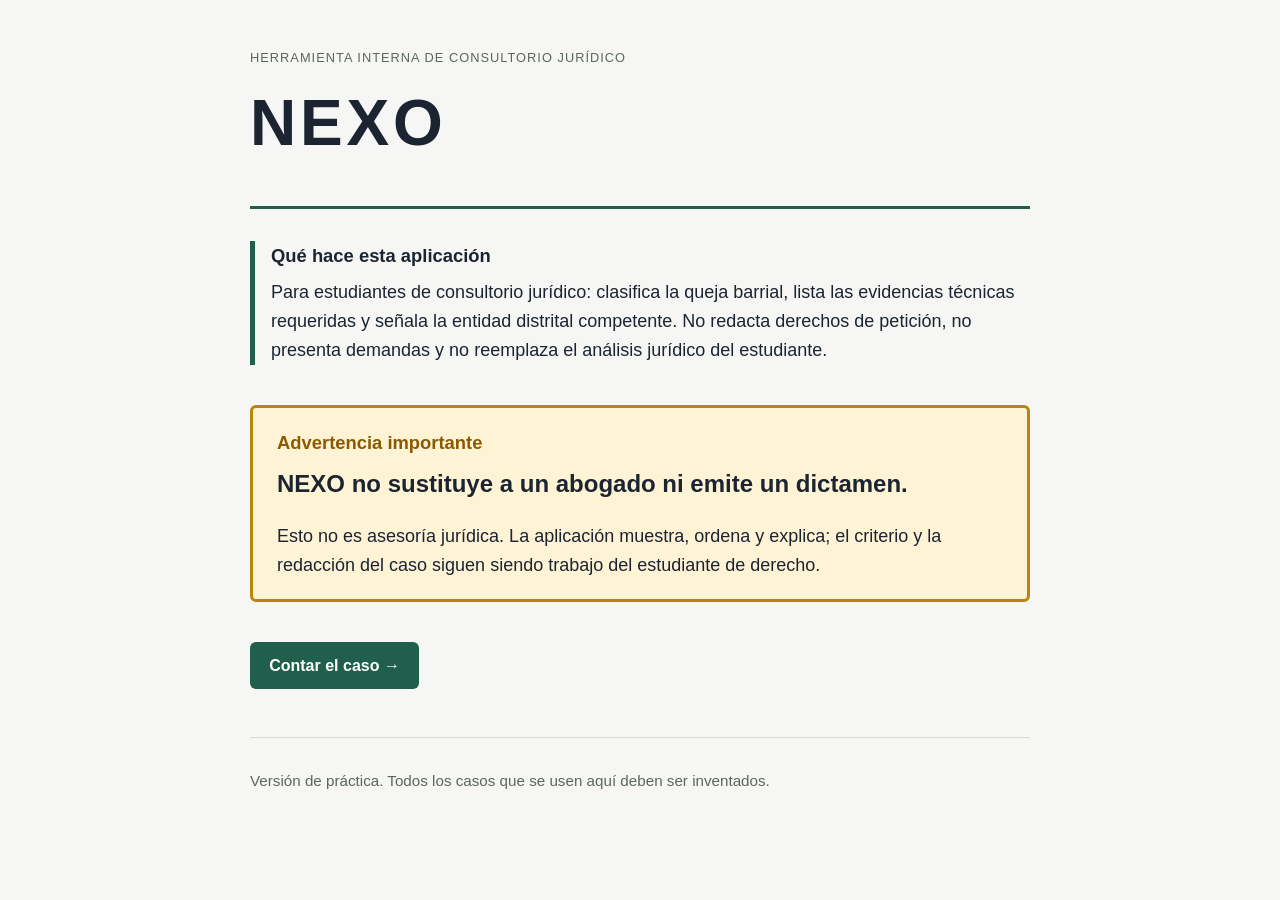
<file: index.html>
<!DOCTYPE html>
<html lang="es">
<head>
  <meta charset="utf-8">
  <meta name="viewport" content="width=device-width, initial-scale=1">
  <title>NEXO — apoyo para consultorio jurídico</title>
  <link rel="stylesheet" href="estilos.css">
</head>
<body>
  <header class="cabecera">
    <p class="etiqueta">Herramienta interna de consultorio jurídico</p>
    <h1 class="nombre">NEXO</h1>
  </header>

  <main class="contenido">
    <section class="tesis" aria-labelledby="titulo-tesis">
      <h2 id="titulo-tesis">Qué hace esta aplicación</h2>
      <p>
        Para estudiantes de consultorio jurídico: clasifica la queja barrial, lista las
        evidencias técnicas requeridas y señala la entidad distrital competente. No redacta
        derechos de petición, no presenta demandas y no reemplaza el análisis jurídico del
        estudiante.
      </p>
    </section>

    <section class="aviso" role="note" aria-labelledby="titulo-aviso">
      <h2 id="titulo-aviso">Advertencia importante</h2>
      <p class="aviso-texto">
        NEXO no sustituye a un abogado ni emite un dictamen.
      </p>
      <p>
        Esto no es asesoría jurídica. La aplicación muestra, ordena y explica; el criterio
        y la redacción del caso siguen siendo trabajo del estudiante de derecho.
      </p>
    </section>
    <p class="siguiente"><a class="boton" href="caso.html">Contar el caso →</a></p>
  </main>

  <footer class="pie">
    <p>Versión de práctica. Todos los casos que se usen aquí deben ser inventados.</p>
  </footer>
</body>
</html>
</file>
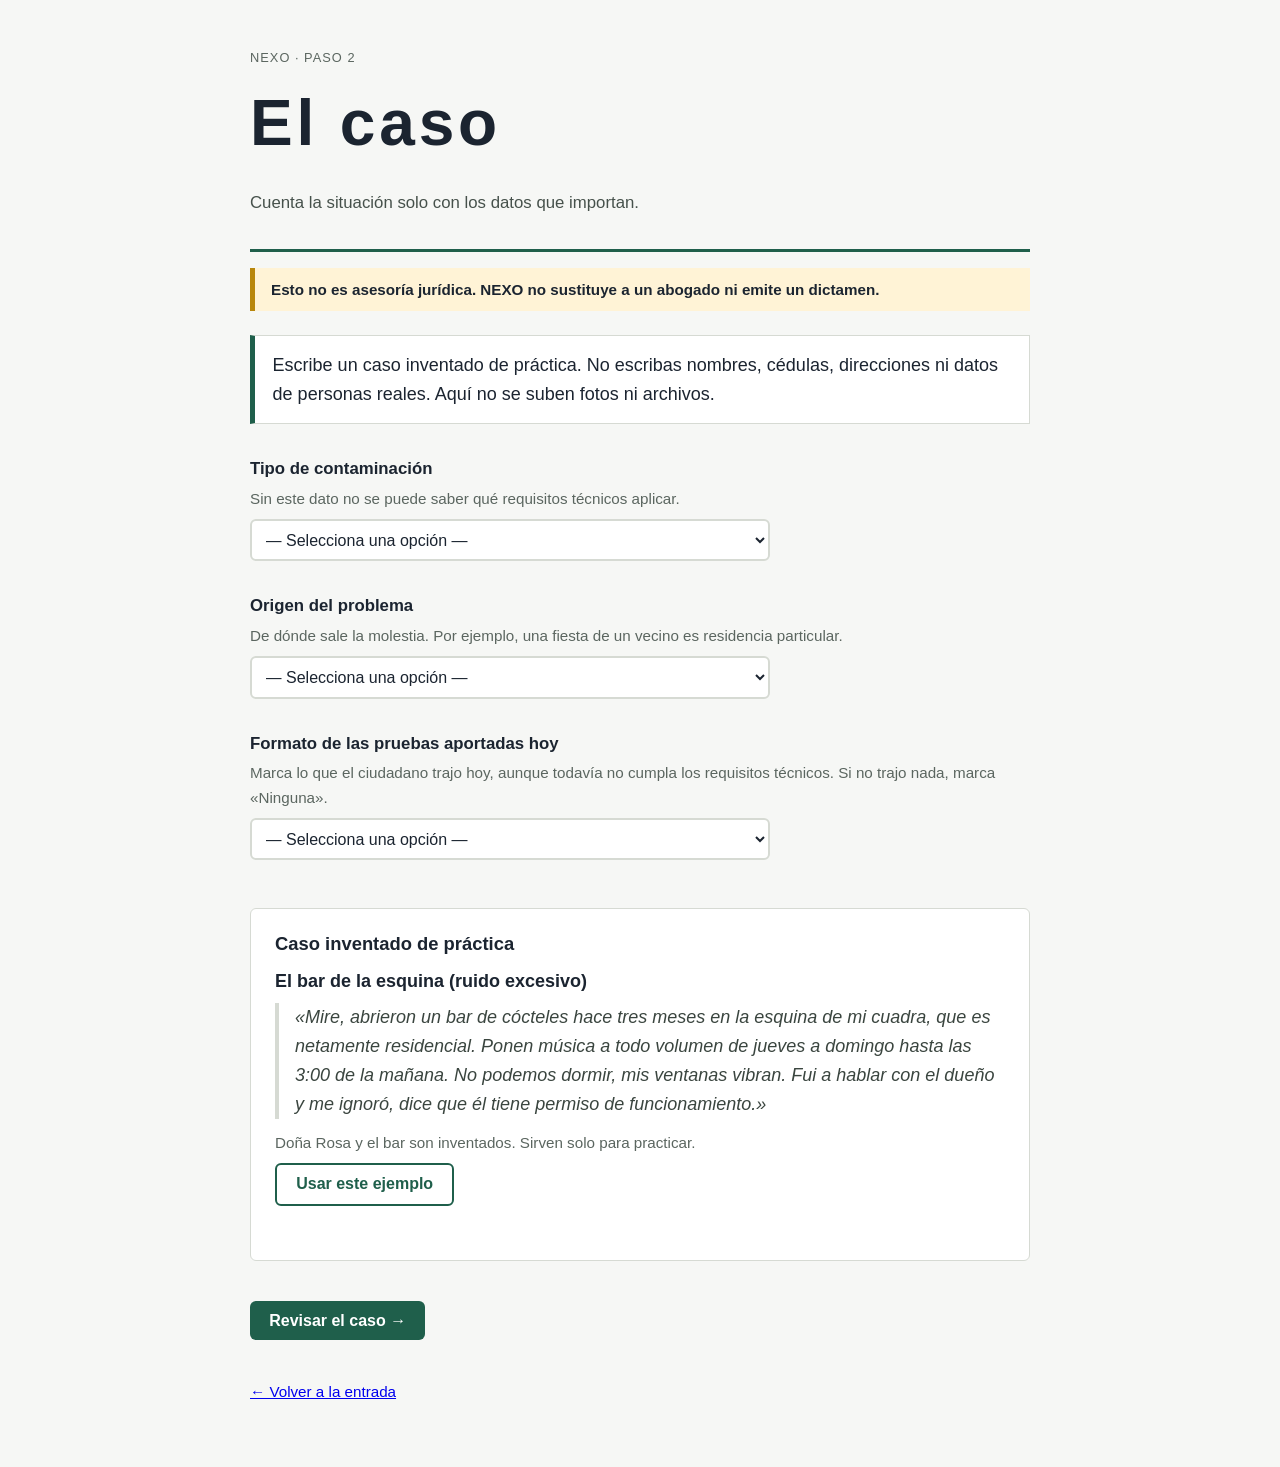
<file: caso.html>
<!DOCTYPE html>
<html lang="es">
<head>
  <meta charset="utf-8">
  <meta name="viewport" content="width=device-width, initial-scale=1">
  <title>NEXO — El caso</title>
  <link rel="stylesheet" href="estilos.css">
</head>
<body>
  <header class="cabecera">
    <p class="etiqueta">NEXO · Paso 2</p>
    <h1 class="nombre">El caso</h1>
    <p class="bajada">Cuenta la situación solo con los datos que importan.</p>
  </header>

  <p class="recordatorio">
    Esto no es asesoría jurídica. NEXO no sustituye a un abogado ni emite un dictamen.
  </p>

  <main class="contenido">
    <p class="aviso-datos">
      Escribe un caso inventado de práctica. No escribas nombres, cédulas, direcciones ni
      datos de personas reales. Aquí no se suben fotos ni archivos.
    </p>

    <form class="formulario" id="formulario-caso">
      <div class="campo">
        <label for="contaminacion">Tipo de contaminación</label>
        <p class="ayuda">Sin este dato no se puede saber qué requisitos técnicos aplicar.</p>
        <select id="contaminacion" name="contaminacion">
          <option value="">— Selecciona una opción —</option>
          <option value="ruido">Ruido</option>
          <option value="basuras">Basuras</option>
          <option value="vertimientos">Vertimientos</option>
        </select>
      </div>

      <div class="campo">
        <label for="origen">Origen del problema</label>
        <p class="ayuda">
          De dónde sale la molestia. Por ejemplo, una fiesta de un vecino es residencia
          particular.
        </p>
        <select id="origen" name="origen">
          <option value="">— Selecciona una opción —</option>
          <option value="residencia">Residencia particular (casa o apartamento de un vecino)</option>
          <option value="local">Local comercial (bar, tienda, taller, restaurante)</option>
          <option value="obra">Obra pública</option>
        </select>
      </div>

      <div class="campo">
        <label for="pruebas">Formato de las pruebas aportadas hoy</label>
        <p class="ayuda">
          Marca lo que el ciudadano trajo hoy, aunque todavía no cumpla los requisitos
          técnicos. Si no trajo nada, marca «Ninguna».
        </p>
        <select id="pruebas" name="pruebas">
          <option value="">— Selecciona una opción —</option>
          <option value="ninguna">Ninguna</option>
          <option value="fotos">Fotos sueltas</option>
          <option value="videos">Videos</option>
          <option value="firmas">Recolección de firmas</option>
        </select>
      </div>
    </form>

    <section class="ejemplo" aria-labelledby="titulo-ejemplo">
      <h2 id="titulo-ejemplo">Caso inventado de práctica</h2>
      <p class="ejemplo-titulo">El bar de la esquina (ruido excesivo)</p>
      <blockquote class="relato">
        «Mire, abrieron un bar de cócteles hace tres meses en la esquina de mi cuadra, que es
        netamente residencial. Ponen música a todo volumen de jueves a domingo hasta las 3:00
        de la mañana. No podemos dormir, mis ventanas vibran. Fui a hablar con el dueño y me
        ignoró, dice que él tiene permiso de funcionamiento.»
      </blockquote>
      <p class="ayuda">
        Doña Rosa y el bar son inventados. Sirven solo para practicar.
      </p>
      <button type="button" id="boton-ejemplo" class="boton secundario">Usar este ejemplo</button>
      <p class="confirmacion" id="confirmacion-ejemplo" role="status" aria-live="polite"></p>
    </section>

    <p class="siguiente">
      <button type="button" id="boton-revisar" class="boton">Revisar el caso →</button>
    </p>

    <p class="volver"><a href="index.html">← Volver a la entrada</a></p>
  </main>

  <script src="caso.js"></script>
</body>
</html>
</file>
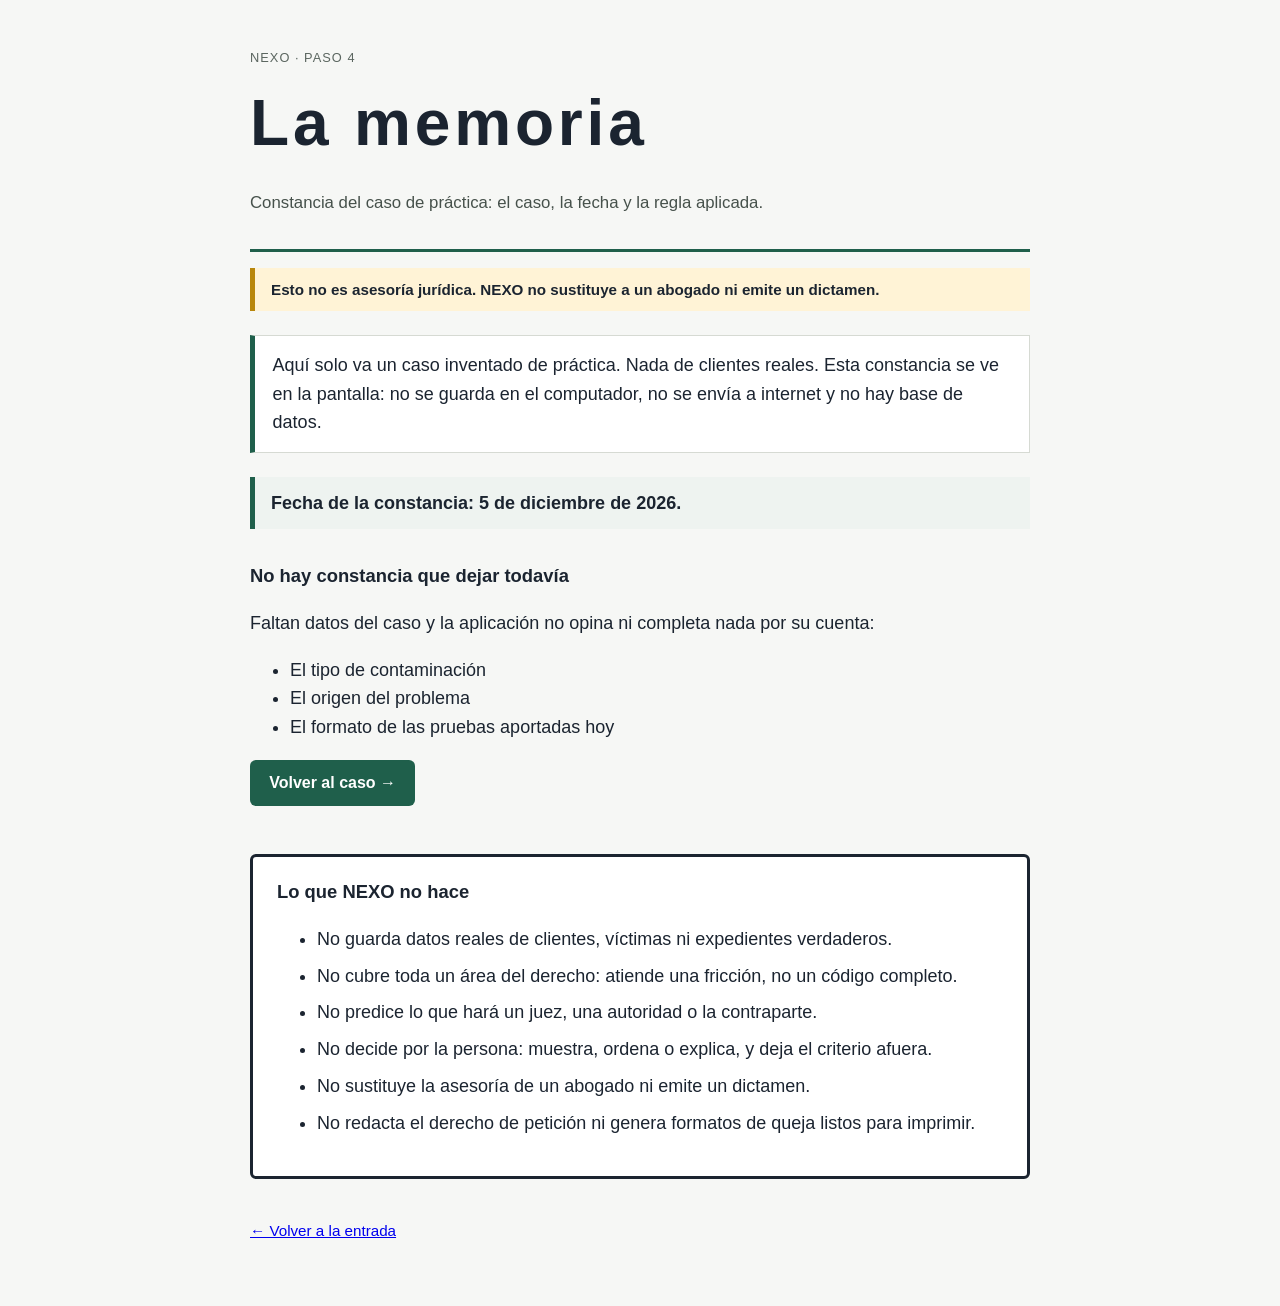
<file: memoria.html>
<!DOCTYPE html>
<html lang="es">
<head>
  <meta charset="utf-8">
  <meta name="viewport" content="width=device-width, initial-scale=1">
  <title>NEXO — La memoria</title>
  <link rel="stylesheet" href="estilos.css">
</head>
<body>
  <header class="cabecera">
    <p class="etiqueta">NEXO · Paso 4</p>
    <h1 class="nombre">La memoria</h1>
    <p class="bajada">Constancia del caso de práctica: el caso, la fecha y la regla aplicada.</p>
  </header>

  <p class="recordatorio">
    Esto no es asesoría jurídica. NEXO no sustituye a un abogado ni emite un dictamen.
  </p>

  <main class="contenido">
    <p class="aviso-datos">
      Aquí solo va un caso inventado de práctica. Nada de clientes reales. Esta constancia se
      ve en la pantalla: no se guarda en el computador, no se envía a internet y no hay base
      de datos.
    </p>

    <section id="constancia" aria-live="polite"></section>

    <section class="limites" aria-labelledby="titulo-limites">
      <h2 id="titulo-limites">Lo que NEXO no hace</h2>
      <ul>
        <li>No guarda datos reales de clientes, víctimas ni expedientes verdaderos.</li>
        <li>No cubre toda un área del derecho: atiende una fricción, no un código completo.</li>
        <li>No predice lo que hará un juez, una autoridad o la contraparte.</li>
        <li>No decide por la persona: muestra, ordena o explica, y deja el criterio afuera.</li>
        <li>No sustituye la asesoría de un abogado ni emite un dictamen.</li>
        <li>No redacta el derecho de petición ni genera formatos de queja listos para imprimir.</li>
      </ul>
    </section>

    <p class="volver"><a href="index.html">← Volver a la entrada</a></p>
  </main>

  <script src="reglas.js"></script>
  <script src="memoria.js"></script>
</body>
</html>
</file>
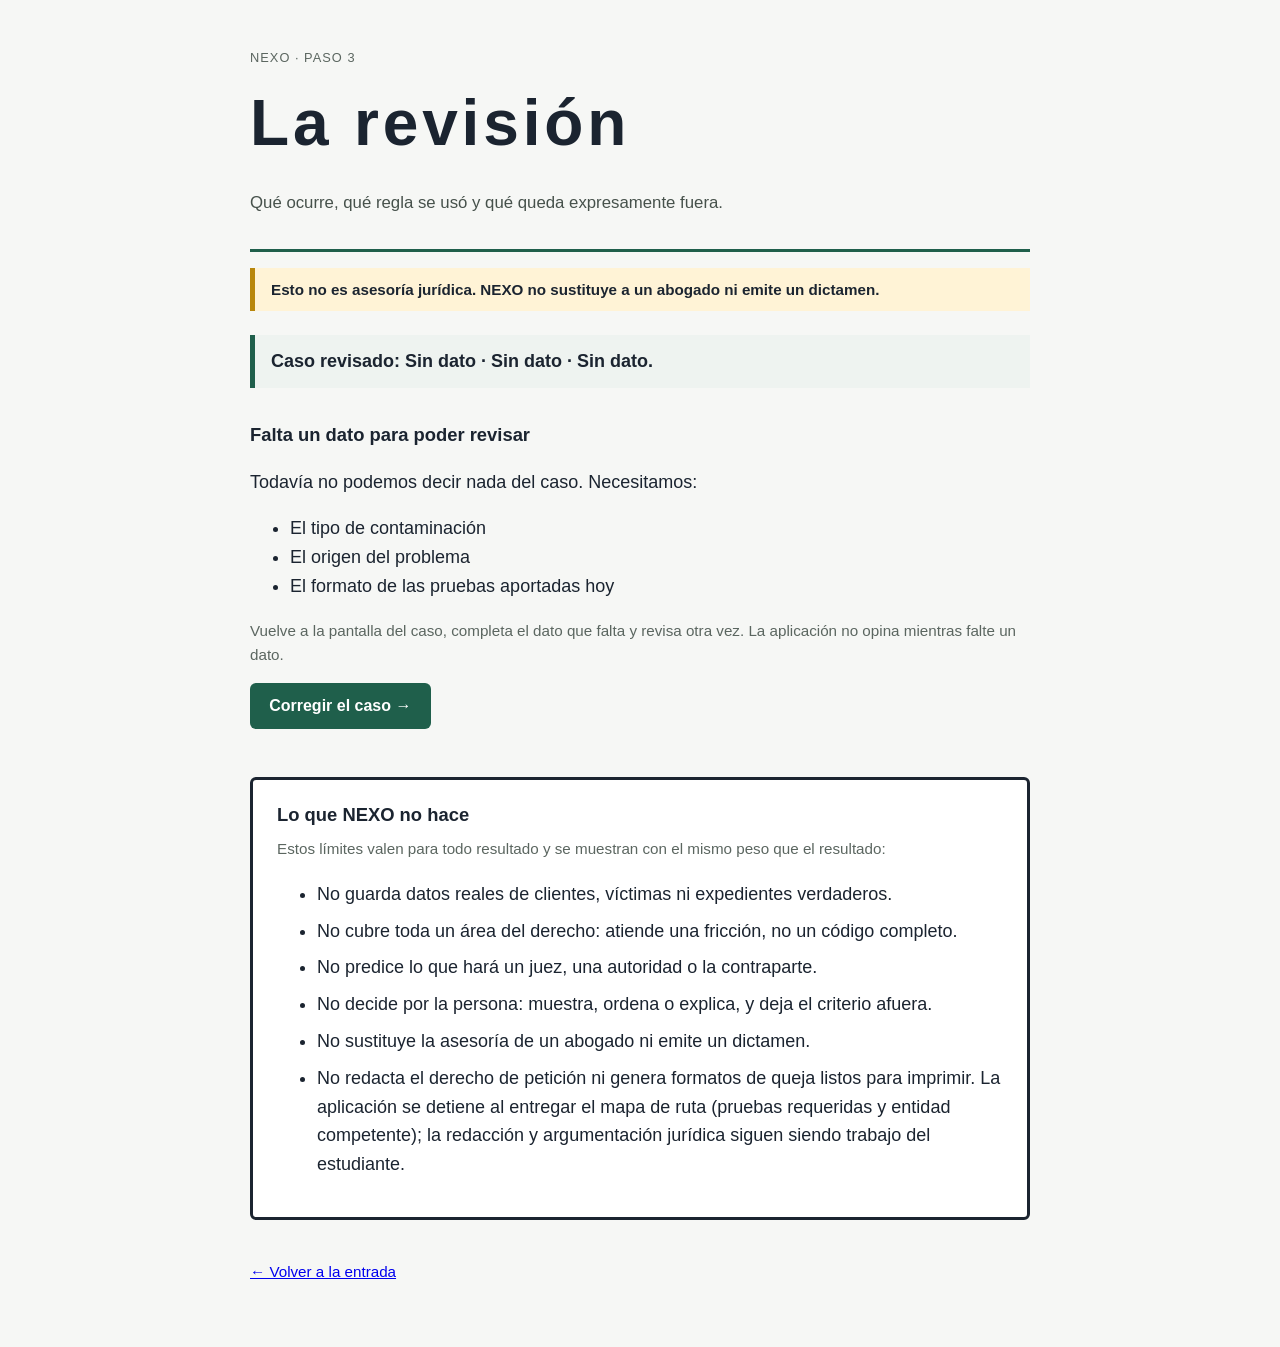
<file: revision.html>
<!DOCTYPE html>
<html lang="es">
<head>
  <meta charset="utf-8">
  <meta name="viewport" content="width=device-width, initial-scale=1">
  <title>NEXO — La revisión</title>
  <link rel="stylesheet" href="estilos.css">
</head>
<body>
  <header class="cabecera">
    <p class="etiqueta">NEXO · Paso 3</p>
    <h1 class="nombre">La revisión</h1>
    <p class="bajada">Qué ocurre, qué regla se usó y qué queda expresamente fuera.</p>
  </header>

  <p class="recordatorio">
    Esto no es asesoría jurídica. NEXO no sustituye a un abogado ni emite un dictamen.
  </p>

  <main class="contenido">
    <section id="resultado" aria-live="polite"></section>

    <section class="limites" aria-labelledby="titulo-limites">
      <h2 id="titulo-limites">Lo que NEXO no hace</h2>
      <p class="limites-intro">Estos límites valen para todo resultado y se muestran con el
        mismo peso que el resultado:</p>
      <ul>
        <li>No guarda datos reales de clientes, víctimas ni expedientes verdaderos.</li>
        <li>No cubre toda un área del derecho: atiende una fricción, no un código completo.</li>
        <li>No predice lo que hará un juez, una autoridad o la contraparte.</li>
        <li>No decide por la persona: muestra, ordena o explica, y deja el criterio afuera.</li>
        <li>No sustituye la asesoría de un abogado ni emite un dictamen.</li>
        <li>No redacta el derecho de petición ni genera formatos de queja listos para imprimir.
          La aplicación se detiene al entregar el mapa de ruta (pruebas requeridas y entidad
          competente); la redacción y argumentación jurídica siguen siendo trabajo del
          estudiante.</li>
      </ul>
    </section>

    <p class="volver"><a href="index.html">← Volver a la entrada</a></p>
  </main>

  <script src="reglas.js"></script>
  <script src="revision.js"></script>
</body>
</html>
</file>
<file: estilos.css>
/* NEXO — estilo de la pantalla de entrada */

:root {
  --tinta: #1b2430;
  --papel: #f6f7f5;
  --linea: #d6dad3;
  --acento: #1f5f4b;
  --alerta-fondo: #fff3d6;
  --alerta-borde: #b8860b;
}

* {
  box-sizing: border-box;
}

body {
  margin: 0;
  padding: 0 1.25rem 3rem;
  background: var(--papel);
  color: var(--tinta);
  font-family: "Segoe UI", Roboto, Arial, sans-serif;
  font-size: 18px;
  line-height: 1.6;
}

.cabecera {
  max-width: 780px;
  margin: 0 auto;
  padding: 3rem 0 1rem;
  border-bottom: 3px solid var(--acento);
}

.etiqueta {
  margin: 0;
  text-transform: uppercase;
  letter-spacing: 0.08em;
  font-size: 0.8rem;
  color: #5b6660;
}

.nombre {
  margin: 0.2rem 0 1rem;
  font-size: clamp(2.6rem, 8vw, 4rem);
  letter-spacing: 0.06em;
}

.contenido {
  max-width: 780px;
  margin: 0 auto;
}

h2 {
  font-size: 1.15rem;
  margin: 2rem 0 0.5rem;
}

.tesis {
  border-left: 5px solid var(--acento);
  padding-left: 1rem;
  margin-top: 2rem;
}

.tesis p {
  margin: 0;
}

.aviso {
  margin-top: 2.5rem;
  padding: 1.25rem 1.5rem;
  background: var(--alerta-fondo);
  border: 3px solid var(--alerta-borde);
  border-radius: 6px;
}

.aviso h2 {
  margin-top: 0;
  color: #8a5a00;
}

.aviso-texto {
  font-size: 1.5rem;
  font-weight: 700;
  margin: 0.25rem 0 0.75rem;
}

.aviso p:last-child {
  margin-bottom: 0;
}

.pie {
  max-width: 780px;
  margin: 3rem auto 0;
  padding-top: 1rem;
  border-top: 1px solid var(--linea);
  font-size: 0.95rem;
  color: #5b6660;
}

/* --- Pantalla «El caso» --- */

.bajada {
  margin: 0 0 1rem;
  font-size: 1.05rem;
  color: #46514b;
}

.recordatorio {
  max-width: 780px;
  margin: 1rem auto 0;
  padding: 0.6rem 1rem;
  background: var(--alerta-fondo);
  border-left: 5px solid var(--alerta-borde);
  font-size: 0.95rem;
  font-weight: 600;
}

.aviso-datos {
  background: #fff;
  border: 1px solid var(--linea);
  border-left: 5px solid var(--acento);
  padding: 0.9rem 1.1rem;
  margin-top: 1.5rem;
}

.campo {
  margin-top: 2rem;
}

.campo label {
  display: block;
  font-weight: 700;
  font-size: 1.05rem;
}

.ayuda {
  margin: 0.25rem 0 0.5rem;
  font-size: 0.95rem;
  color: #5b6660;
}

select {
  width: 100%;
  max-width: 520px;
  padding: 0.6rem;
  font-size: 1rem;
  font-family: inherit;
  color: var(--tinta);
  background: #fff;
  border: 2px solid var(--linea);
  border-radius: 6px;
}

select:focus {
  outline: 3px solid var(--acento);
  outline-offset: 2px;
}

.ejemplo {
  margin-top: 3rem;
  padding: 1.25rem 1.5rem;
  background: #fff;
  border: 1px solid var(--linea);
  border-radius: 6px;
}

.ejemplo h2 {
  margin-top: 0;
}

.ejemplo-titulo {
  font-weight: 700;
  margin: 0.5rem 0;
}

.relato {
  margin: 0 0 0.75rem;
  padding-left: 1rem;
  border-left: 4px solid var(--linea);
  font-style: italic;
  color: #3a453f;
}

.boton {
  display: inline-block;
  padding: 0.65rem 1.2rem;
  font-size: 1rem;
  font-family: inherit;
  font-weight: 700;
  color: #fff;
  background: var(--acento);
  border: none;
  border-radius: 6px;
  text-decoration: none;
  cursor: pointer;
}

.boton:hover {
  background: #174637;
}

.confirmacion {
  min-height: 1.4rem;
  margin: 0.75rem 0 0;
  font-weight: 600;
  color: var(--acento);
}

.nota-siguiente {
  margin-top: 2rem;
  font-size: 0.95rem;
  color: #5b6660;
}

.volver {
  margin-top: 2.5rem;
  font-size: 0.95rem;
}

.siguiente {
  margin-top: 2.5rem;
}

/* --- Pantalla «La revisión» y «La memoria» --- */

.resumen {
  margin-top: 1.5rem;
  padding: 0.75rem 1rem;
  background: #eef3f0;
  border-left: 5px solid var(--acento);
  font-weight: 600;
}

.sin-regla {
  background: var(--alerta-fondo);
  border-left: 5px solid var(--alerta-borde);
  padding: 0.75rem 1rem;
}

.regla {
  margin: 0.75rem 0;
  padding: 1rem 1.25rem;
  background: #fff;
  border: 1px solid var(--linea);
  border-radius: 6px;
}

.regla h3 {
  margin: 0 0 0.5rem;
  font-size: 1.05rem;
  color: var(--acento);
}

.regla p {
  margin: 0;
}

.entidad {
  font-size: 1.25rem;
  font-weight: 700;
  margin: 0.25rem 0;
}

.entidad.definida {
  color: var(--acento);
}

.entidad.pendiente {
  color: #8a5a00;
}

.nota {
  font-size: 0.95rem;
  color: #5b6660;
}

.limites {
  margin-top: 3rem;
  padding: 1.25rem 1.5rem;
  background: #fff;
  border: 3px solid var(--tinta);
  border-radius: 6px;
}

.limites h2 {
  margin-top: 0;
}

.limites-intro {
  margin-top: 0;
  font-size: 0.95rem;
  color: #5b6660;
}

.limites li {
  margin-bottom: 0.5rem;
}

.regla-titulo {
  font-weight: 700;
  margin-bottom: 0.2rem;
}

.boton.secundario {
  color: var(--acento);
  background: #fff;
  border: 2px solid var(--acento);
}

.boton.secundario:hover {
  color: #fff;
  background: var(--acento);
}
</file>
